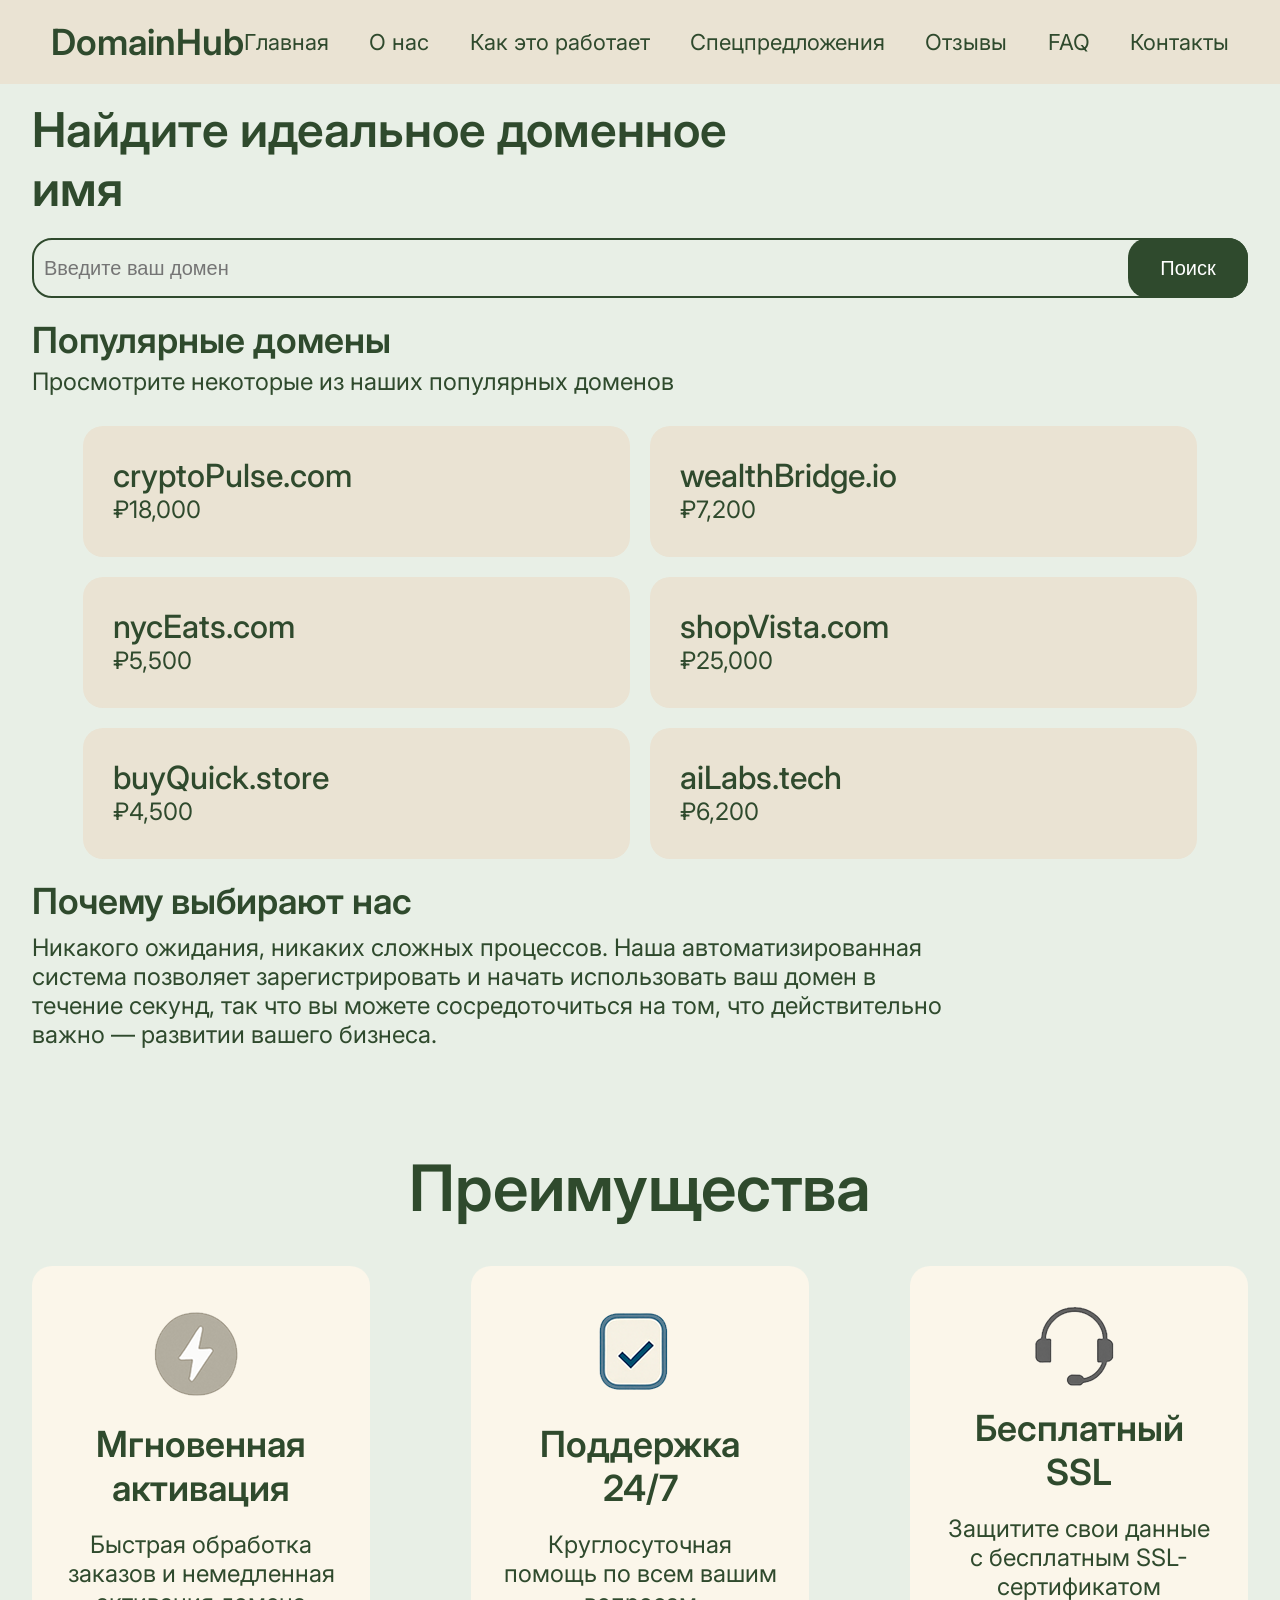
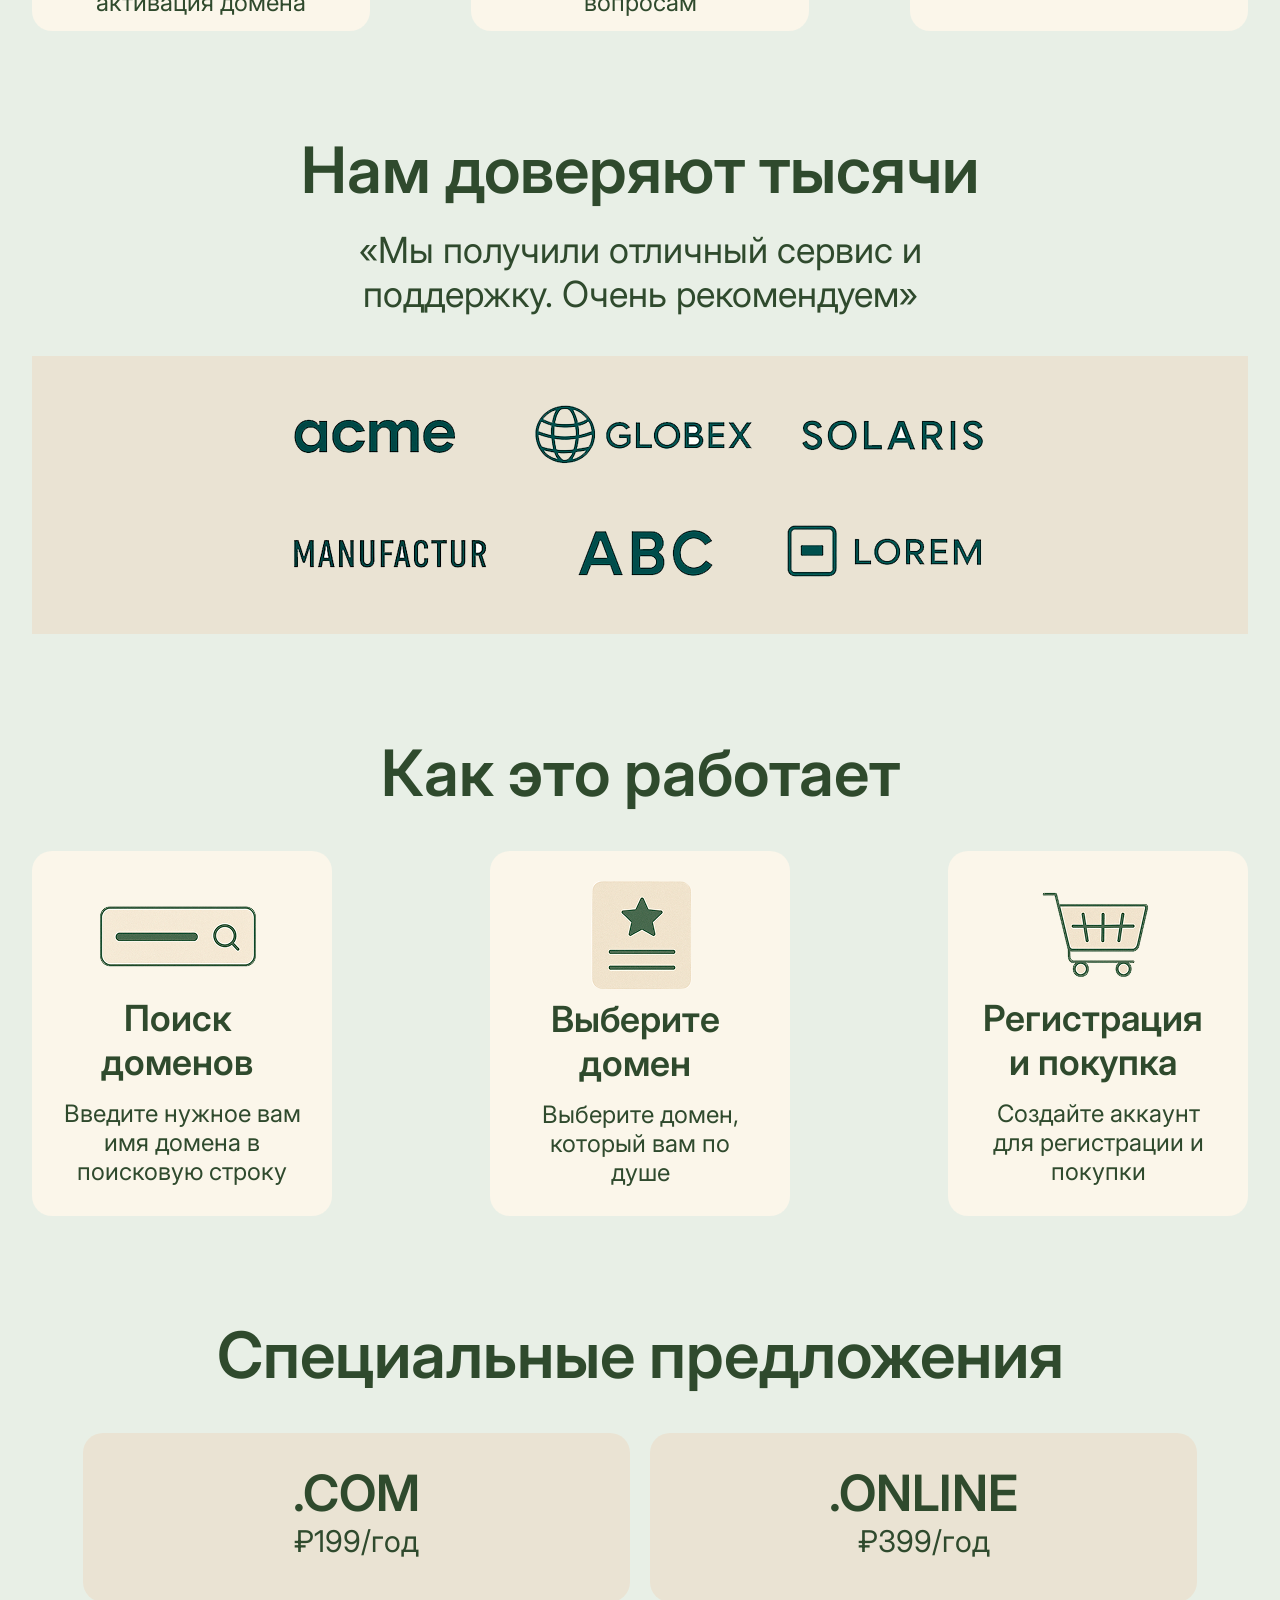
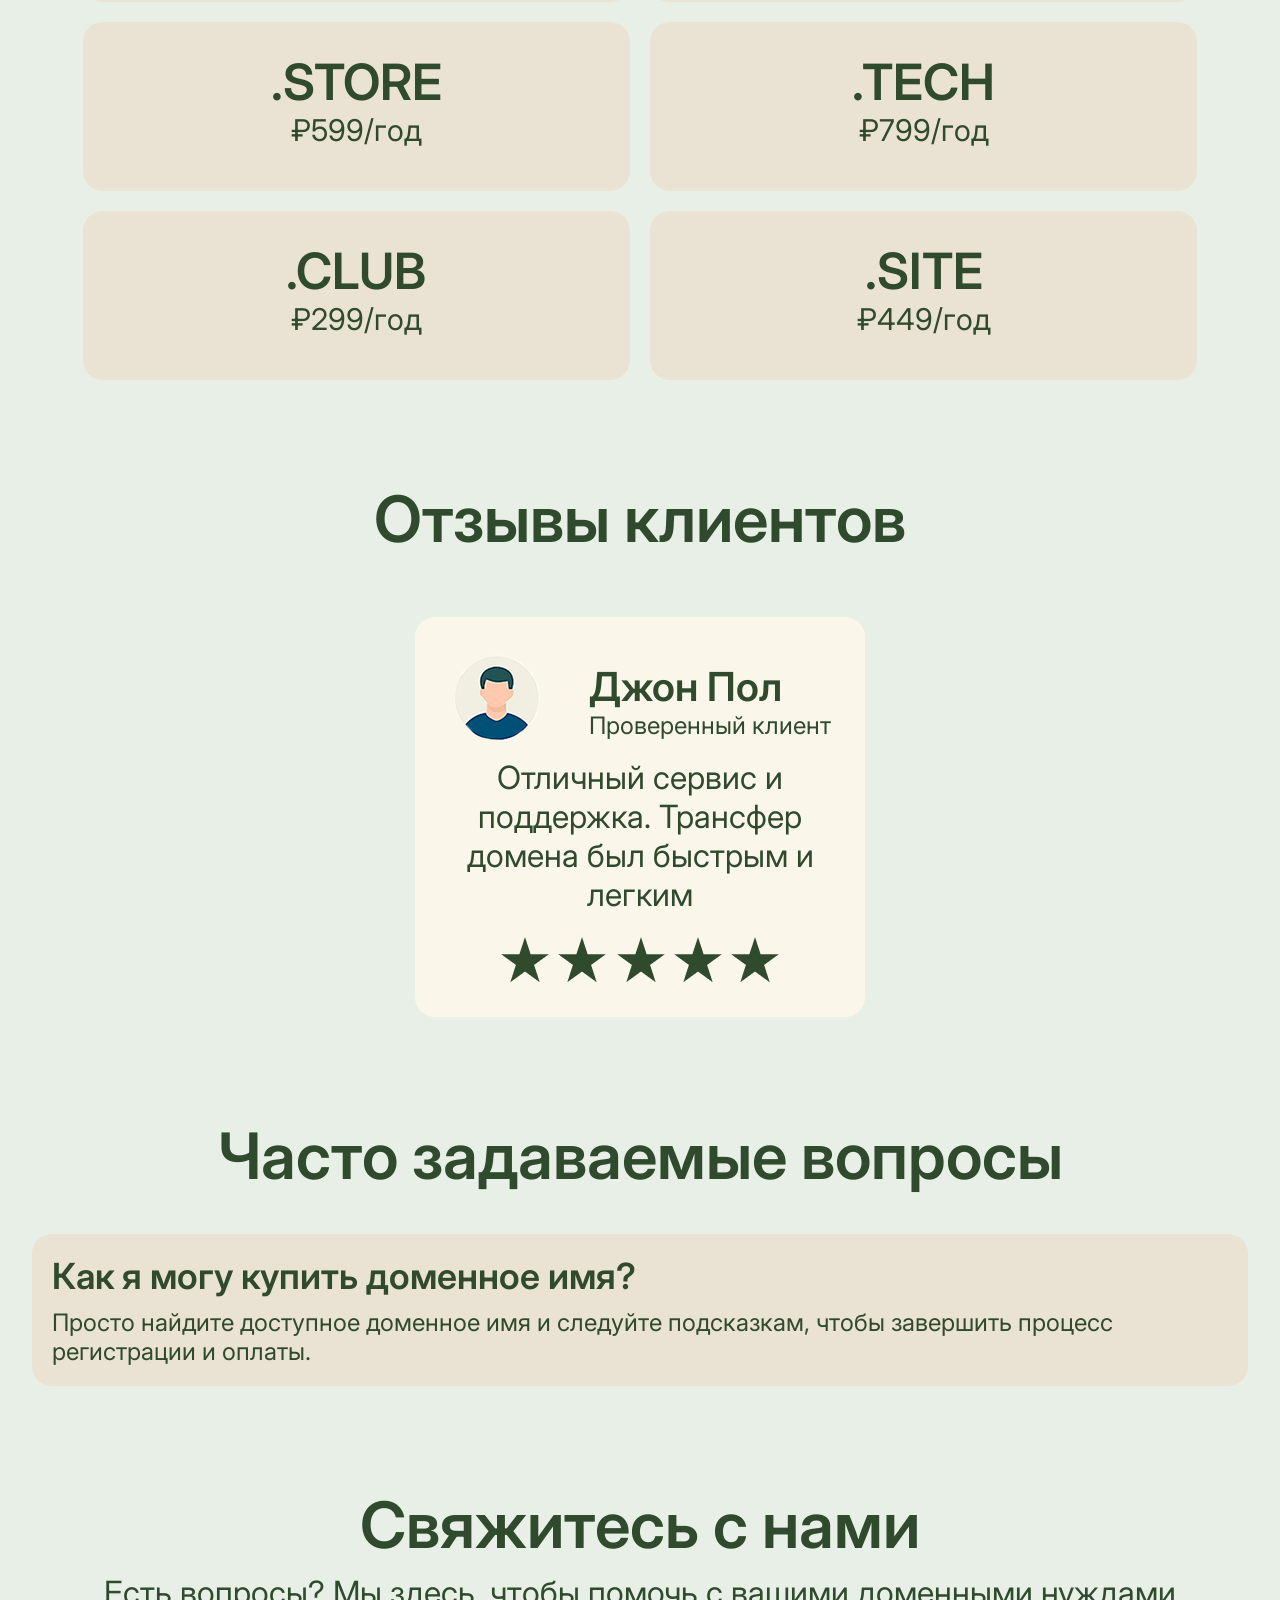
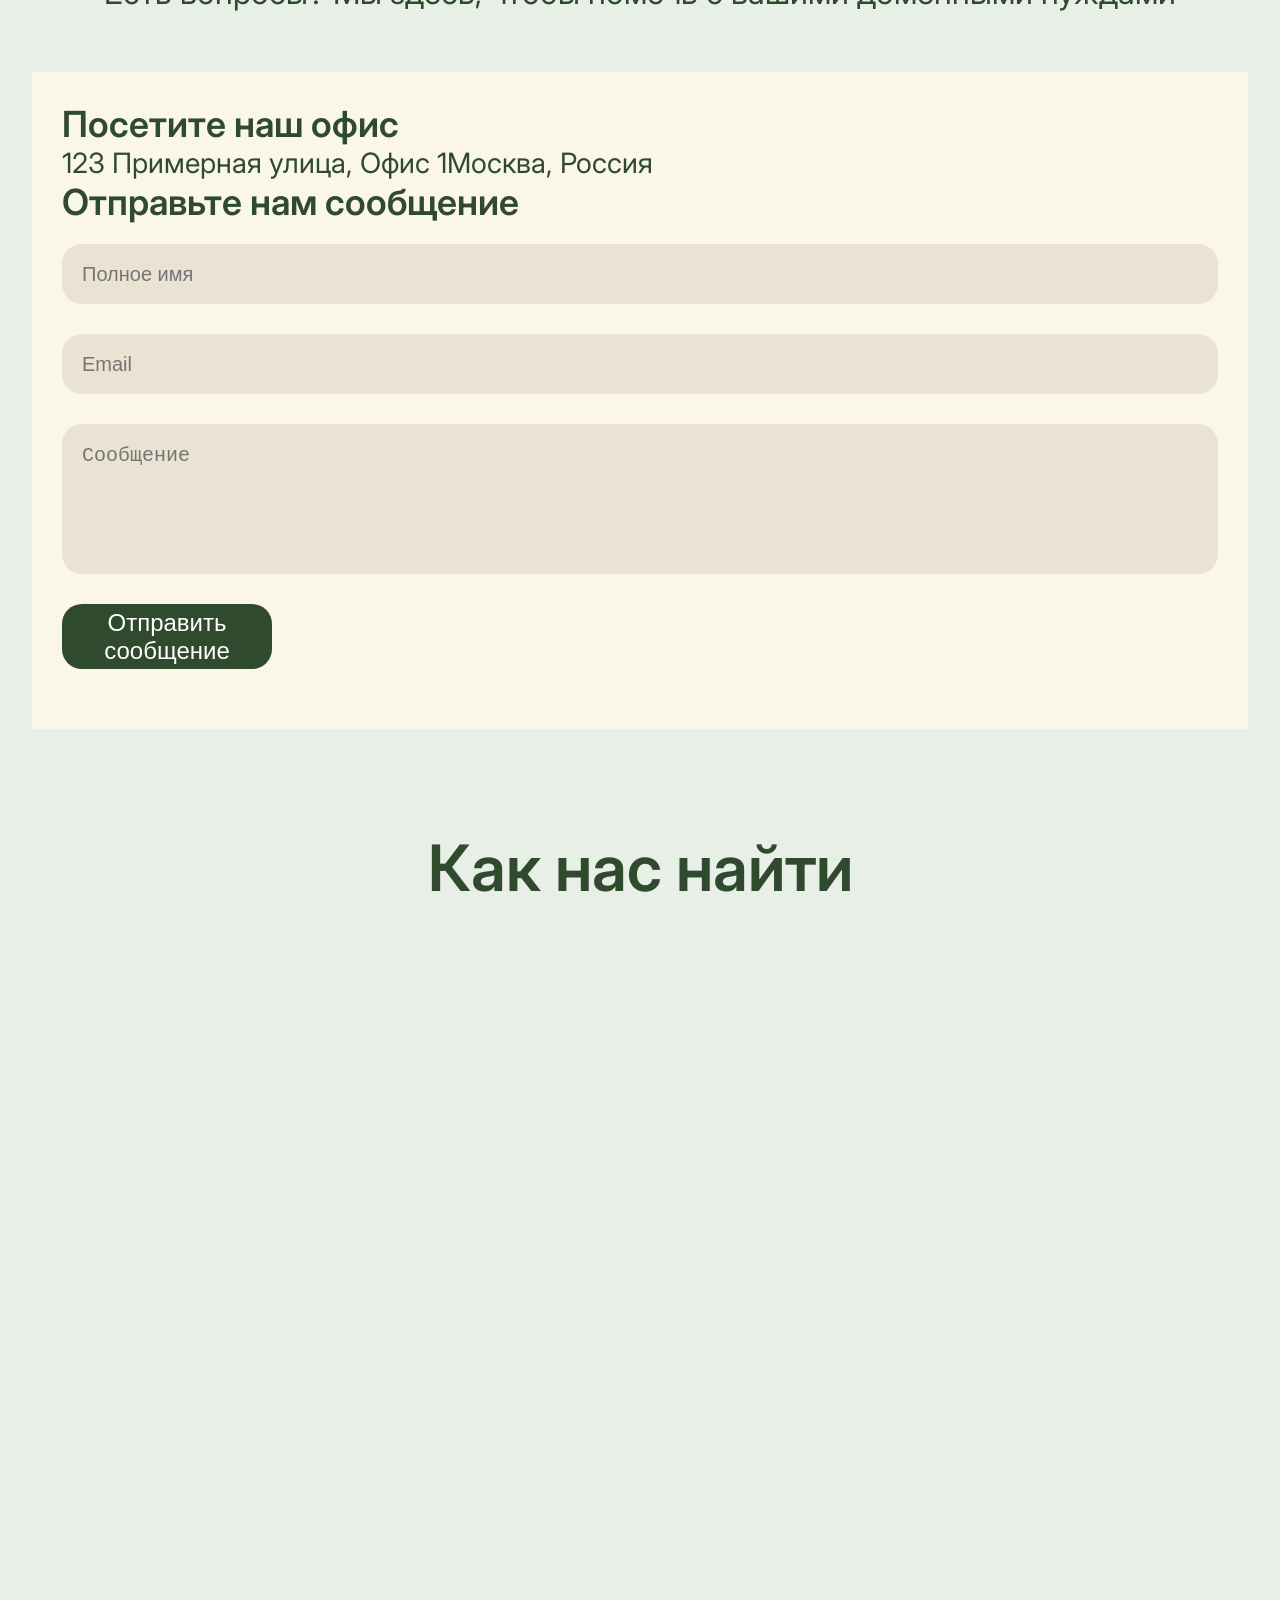
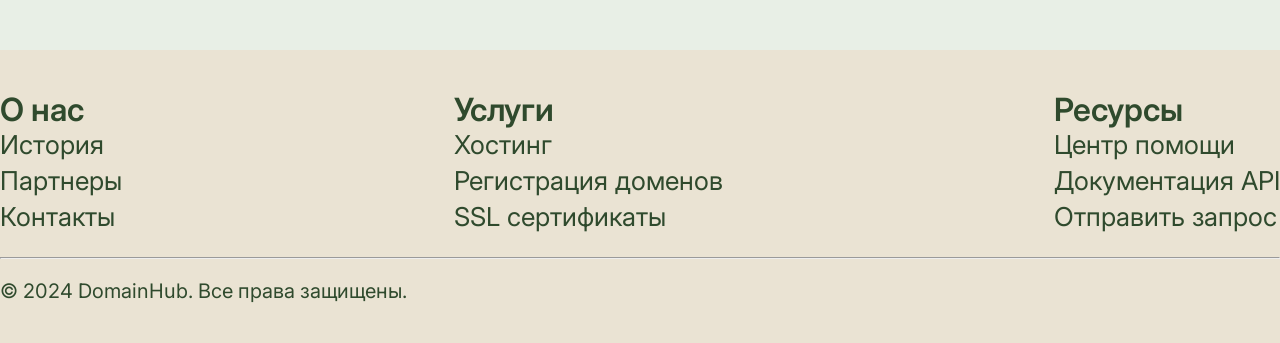
<file: index.html>
<!DOCTYPE html>
<html lang="ru">
	<head>
		<!-- ======== МЕТА-ДАННЫЕ ======== -->
		<!-- Кодировка документа -->
		<meta charset="UTF-8" />
		<!-- Язык содержимого -->
		<meta http-equiv="Content-Language" content="ru" />
		<!-- Адаптация под мобильные устройства -->
		<meta name="viewport" content="width=device-width, initial-scale=1.0" />
		<!-- Описание для поисковых систем (SEO) -->
		<meta
			name="description"
			content="Покупайте домены по самым низким ценам с БЕСПЛАТНЫM SSL и круглосуточной поддержкой! Мгновенная регистрация, легкий трансфер и надежный хостинг. Найдите свой идеальный .COM, .NET или .IO уже сегодня!"
		/>
		<!-- Ключевые слова для поиска (SEO) -->
		<meta
			name="keywords"
			content="регистрация домена, купить доменное имя, дешевые домены, регистрация домена, бесплатный SSL сертификат, веб-хостинг, трансфер домена, домены .com, домен .net, домен .io, бизнес домен, домены для сайта, поиск домена, проверка домена, WHOIS приватность, управление доменом"
		/>

		<!-- ======== ПОДКЛЮЧЕНИЕ СТИЛЕЙ ======== -->
		<!-- Основные стили сайта -->
		<link rel="stylesheet" href="assets/css/style.css" />
		<!-- Стили для адаптивности (медиа-запросы) -->
		<link rel="stylesheet" href="assets/css/media.css" />
		<!-- Стили для анимаций -->
		<link rel="stylesheet" href="assets/css/animations.css" />

		<!-- ======== ПОДКЛЮЧЕНИЕ ШРИФТОВ ======== -->
		<!-- Предзагрузка для оптимизации -->
		<link rel="preconnect" href="https://fonts.googleapis.com" />
		<link rel="preconnect" href="https://fonts.gstatic.com" crossorigin />
		<!-- Подключение шрифта Inter с разными начертаниями -->
		<link
			href="https://fonts.googleapis.com/css2?family=Inter:ital,opsz,wght@0,14..32,100..900;1,14..32,100..900&display=swap"
			rel="stylesheet"
		/>

		<!-- Заголовок страницы (отображается во вкладке браузера) -->
		<title>DomainHub</title>
	</head>
	<body>
		<!-- ======== ШАПКА САЙТА (HEADER) ======== -->
		<!-- Содержит логотип и навигационное меню. Фиксируется вверху страницы -->
		<header>
			<nav class="navbar">
				<div class="navbar__container">
					<!-- Логотип сайта. Должен вести на главную (TODO: добавить ссылку) -->
					<div class="navbar__logo">
						<h1>DomainHub</h1>
					</div>
					<!-- Навигационное меню со ссылками на секции страницы -->
					<ul class="navbar__btns">
						<li><a href="#main">Главная</a></li>
						<li><a href="#about">О нас</a></li>
						<li><a href="#how-it-work">Как это работает</a></li>
						<li><a href="#special">Спецпредложения</a></li>
						<li><a href="#reviews">Отзывы</a></li>
						<li class="contact">
							<a href="#FAQ">FAQ</a>
						</li>
						<li class="contact">
							<a href="#contact-with">Контакты</a>
						</li>
					</ul>
				</div>
			</nav>
		</header>

		<!-- ======== ОСНОВНОЕ СОДЕРЖИМОЕ (MAIN) ======== -->
		<main>
			<!-- Секция 1: Главная (поиск домена) -->
			<section id="main">
				<div class="main__container">
					<div class="main__title">
						<h1>Найдите идеальное доменное имя</h1>
					</div>
					<!-- Блок поиска домена -->
					<div class="main__search-bar">
						<input type="text" placeholder="Введите ваш домен" />
						<button>Поиск</button>
					</div>
					<!-- Блок популярных доменов -->
					<div class="main__popular-domain">
						<div class="main__popular-domain__title">
							<h1>Популярные домены</h1>
							<p>Просмотрите некоторые из наших популярных доменов</p>
						</div>
						<!-- Сетка карточек популярных доменов -->
						<div class="main__popular-domain__cards">
							<div class="main__popular-domain__item">
								<h3>cryptoPulse.com</h3>
								<p>₽18,000</p>
							</div>
							<div class="main__popular-domain__item">
								<h3>wealthBridge.io</h3>
								<p>₽7,200</p>
							</div>
							<div class="main__popular-domain__item">
								<h3>nycEats.com</h3>
								<p>₽5,500</p>
							</div>
							<div class="main__popular-domain__item">
								<h3>shopVista.com</h3>
								<p>₽25,000</p>
							</div>
							<div class="main__popular-domain__item">
								<h3>buyQuick.store</h3>
								<p>₽4,500</p>
							</div>
							<div class="main__popular-domain__item">
								<h3>aiLabs.tech</h3>
								<p>₽6,200</p>
							</div>
						</div>
					</div>
					<!-- Блок с преимуществами (почему выбирают нас) -->
					<div class="main__choose">
						<h1>Почему выбирают нас</h1>
						<p>
							Никакого ожидания, никаких сложных процессов. Наша
							автоматизированная система позволяет зарегистрировать и начать
							использовать ваш домен в течение секунд, так что вы можете
							сосредоточиться на том, что действительно важно — развитии вашего
							бизнеса.
						</p>
					</div>
				</div>
			</section>

			<!-- Секция 2: О нас (преимущества в карточках) -->
			<section id="about">
				<div class="about__container">
					<div class="about__title">
						<h1>Преимущества</h1>
					</div>
					<!-- Карточки преимуществ -->
					<div class="about__cards">
						<div class="about__items">
							<div class="about__items__img">
								<img src="assets/img/power.png" alt="Мгновенная активация" />
							</div>
							<div class="about__items__desc">
								<h1>Мгновенная активация</h1>
								<p>Быстрая обработка заказов и немедленная активация домена</p>
							</div>
						</div>
						<div class="about__items">
							<div class="about__items__img">
								<img src="assets/img/mark.png" alt="Поддержка 24/7" />
							</div>
							<div class="about__items__desc">
								<h1>Поддержка 24/7</h1>
								<p>Круглосуточная помощь по всем вашим вопросам</p>
							</div>
						</div>
						<div class="about__items">
							<div class="about__items__img">
								<img src="assets/img/headphones.png" alt="Бесплатный SSL" />
							</div>
							<div class="about__items__desc">
								<h1>Бесплатный SSL</h1>
								<p>Защитите свои данные с бесплатным SSL-сертификатом</p>
							</div>
						</div>
					</div>
				</div>
			</section>

			<!-- Секция 3: Нам доверяют (блок с логотипами компаний) -->
			<section id="trusted">
				<div class="trusted__container">
					<div class="trusted__title">
						<h1>Нам доверяют тысячи</h1>
						<p>«Мы получили отличный сервис и поддержку. Очень рекомендуем»</p>
					</div>
					<div class="trusted__company">
						<img src="assets/img/comp.png" alt="Компании, которые нам доверяют" />
					</div>
				</div>
			</section>

			<!-- Секция 4: Как это работает (пошаговая инструкция) -->
			<section id="how-it-work">
				<div class="work__container">
					<div class="work__title">
						<h1>Как это работает</h1>
					</div>
					<!-- Карточки шагов -->
					<div class="work__cards">
						<div class="work__item">
							<div class="work__item__img">
								<img src="assets/img/bar.png" alt="Шаг 1: Поиск" />
							</div>
							<div class="work__item__desc">
								<h1>Поиск доменов</h1>
								<p>Введите нужное вам имя домена в поисковую строку</p>
							</div>
						</div>
						<div class="work__item">
							<div class="work__item__img">
								<img src="assets/img/blank.png" alt="Шаг 2: Выбор" />
							</div>
							<div class="work__item__desc">
								<h1>Выберите домен</h1>
								<p>Выберите домен, который вам по душе</p>
							</div>
						</div>
						<div class="work__item">
							<div class="work__item__img">
								<img src="assets/img/shop.png" alt="Шаг 3: Покупка" />
							</div>
							<div class="work__item__desc">
								<h1>Регистрация и покупка</h1>
								<p>Создайте аккаунт для регистрации и покупки</p>
							</div>
						</div>
					</div>
				</div>
			</section>

			<!-- Секция 5: Специальные предложения (цены на домены) -->
			<section id="special">
				<div class="special__container">
					<div class="special__title">
						<h1>Специальные предложения</h1>
					</div>
					<!-- Сетка карточек с ценами -->
					<div class="special__cards">
						<div class="special__item">
							<h1>.COM</h1>
							<p>₽199/год</p>
						</div>
						<div class="special__item">
							<h1>.ONLINE</h1>
							<p>₽399/год</p>
						</div>
						<div class="special__item">
							<h1>.STORE</h1>
							<p>₽599/год</p>
						</div>
						<div class="special__item">
							<h1>.TECH</h1>
							<p>₽799/год</p>
						</div>
						<div class="special__item">
							<h1>.CLUB</h1>
							<p>₽299/год</p>
						</div>
						<div class="special__item">
							<h1>.SITE</h1>
							<p>₽449/год</p>
						</div>
					</div>
				</div>
			</section>

			<!-- Секция 6: Отзывы клиентов -->
			<section id="reviews">
				<div class="reviews__container">
					<div class="reviews__title">
						<h1>Отзывы клиентов</h1>
					</div>
					<!-- Карточки отзывов -->
					<div class="reviews__cards">
						<div class="reviews__item">
							<div class="reviews__item__person">
								<div class="reviews__item__img">
									<img src="assets/img/man.png" alt="Джон Пол" />
								</div>
								<div class="reviews__item__abt">
									<h3>Джон Пол</h3>
									<p>Проверенный клиент</p>
								</div>
							</div>
							<div class="reviews__item__desc">
								<p>
									Отличный сервис и поддержка. Трансфер домена был быстрым и
									легким
								</p>
							</div>
							<div class="reviews__item__mark">
								<img src="assets/img/star.png" alt="Рейтинг 5 звезд" />
							</div>
						</div>
						<!-- Остальные отзывы аналогично... (сокращено для примера) -->
					</div>
				</div>
			</section>

			<!-- Секция 7: Часто задаваемые вопросы (FAQ) -->
			<section id="FAQ">
				<div class="faq__container">
					<div class="faq__title">
						<h1>Часто задаваемые вопросы</h1>
					</div>
					<div class="faq__cards">
						<div class="faq__item">
							<h2>Как я могу купить доменное имя?</h2>
							<p>
								Просто найдите доступное доменное имя и следуйте подсказкам,
								чтобы завершить процесс регистрации и оплаты.
							</p>
						</div>
						<!-- Остальные вопросы аналогично... -->
					</div>
				</div>
			</section>

			<!-- Секция 8: Контакты и форма обратной связи -->
			<section id="contact-with">
				<div class="contact__container">
					<div class="contact__title">
						<h1>Свяжитесь с нами</h1>
						<p>
							Есть вопросы? Мы здесь, чтобы помочь с вашими доменными нуждами
						</p>
					</div>
					<div class="contact__form">
						<!-- Информация для связи (адрес, телефон, email) -->
						<div class="contact__form__info">
							<div class="contact__form__address text-form">
								<h1>Посетите наш офис</h1>
								<p>123 Примерная улица, Офис 1Москва, Россия</p>
							</div>
							<!-- ... остальная контактная информация ... -->
						</div>
						<!-- Форма обратной связи (обрабатывается JS) -->
						<div class="contact__form__form">
							<h1>Отправьте нам сообщение</h1>
							<form id="contactForm">
								<input type="text" id="name" placeholder="Полное имя" />
								<input type="email" id="email" placeholder="Email" />
								<textarea
									rows="30"
									id="message"
									placeholder="Сообщение"
								></textarea>
								<button class="form-btn">Отправить сообщение</button>
							</form>
						</div>
					</div>
				</div>
			</section>

			<!-- Секция 9: Карта (как нас найти) -->
			<section id="map">
				<div class="map__container">
					<div class="map__title">
						<h1>Как нас найти</h1>
					</div>
					<div class="map__mapping">
						<!-- Интерактивная карта от Google Maps -->
						<iframe
							src="https://www.google.com/maps/embed?pb=!1m18!1m12!1m3!1d21653.354262080495!2d39.665319274316396!3d47.28171910000001!2m3!1f0!2f0!3f0!3m2!1i1024!2i768!4f13.1!3m3!1m2!1s0x40e3b7f8a45ba07d%3A0xfff4b070e2e8bdc6!2z0KHRgtC40LzRg9C7INCi0YDQtdC90LDQttC10YDQvdGL0Lkg0LfQsNC7!5e0!3m2!1sru!2sru!4v1750103110222!5m2!1sru!2sru"
							width="100%"
							height="600"
							style="border: 0; border-radius: 20px"
							allowfullscreen=""
							loading="lazy"
							referrerpolicy="no-referrer-when-downgrade"
						></iframe>
					</div>
				</div>
			</section>
		</main>

		<!-- ======== ПОДВАЛ (FOOTER) ======== -->
		<footer>
			<div class="footer__container">
				<div class="footer__content">
					<div class="footer__abt">
						<h2>О нас</h2>
						<ul>
							<li>История</li>
							<li>Партнеры</li>
							<li>Контакты</li>
						</ul>
					</div>
					<div class="footer__serv">
						<h2>Услуги</h2>
						<ul>
							<li>Хостинг</li>
							<li>Регистрация доменов</li>
							<li>SSL сертификаты</li>
						</ul>
					</div>
					<div class="footer__res">
						<h2>Ресурсы</h2>
						<ul>
							<li>Центр помощи</li>
							<li>Документация API</li>
							<li>Отправить запрос</li>
						</ul>
					</div>
				</div>
				<hr />
				<div class="footer__cop">
					<p>© 2024 DomainHub. Все права защищены.</p>
				</div>
			</div>
		</footer>

		<!-- ======== ПОДКЛЮЧЕНИЕ СКРИПТОВ ======== -->
		<!-- Скрипт для обработки формы обратной связи -->
		<script src="assets/js/form.js"></script>
	</body>
</html>
</file>
<file: assets/css/style.css>
:root {
	--main-color: #2f4a2d;
	--background: #e8efe6;
	--bg-card: #eae3d3;
	--bg-light-card: #fbf6ea;
	--hover-color: #4a6f3d;
	--transition: all 0.3s ease;
}

html {
	color: var(--main-color);
	font-family: 'Inter';
	scroll-behavior: smooth;
	font-weight: lighter;
}

::-webkit-scrollbar {
	width: 7px;
}

::-webkit-scrollbar-track {
	background: #b6b1a5;
}

::-webkit-scrollbar-thumb {
	border-radius: 5px;
	background: #f8cd60;
}

::-webkit-scrollbar-thumb:hover {
	background: #bea566;
}

ul,
ol {
	list-style: none;
}

a:not([class]) {
	text-decoration: none;
	color: var(--main-color);
}

h1,
h2,
h3,
h4,
h5,
h6 {
	font-weight: 600;
}

p {
	font-weight: 400;
}

*,
*::before,
*::after {
	margin: 0;
	padding: 0;
	box-sizing: border-box;
	outline-offset: 5px;
}

body {
	background: var(--background);
	color: var(--main-color);
}

@keyframes fadeIn {
	from {
		opacity: 0;
		transform: translateY(20px);
	}
	to {
		opacity: 1;
		transform: translateY(0);
	}
}

[class*='__item'] {
	transition: var(--transition);
}

section {
	scroll-margin-top: 100px;
	margin: 100px 0;
	animation: fadeIn 0.6s ease-out forwards;
}

main {
	width: 1280px;
	margin: auto;
	margin-top: 100px;
}

header {
	margin: 0;
	padding: 20px;
	position: fixed;
	top: 0;
	width: 100%;
	display: flex;
	justify-content: center;
	background-color: var(--bg-card);
	z-index: 5;
}

.navbar {
	width: 1280px;
}

.navbar__container {
	display: flex;
	justify-content: space-between;
	align-items: center;
}

.navbar__btns {
	width: 1000px;
	display: flex;
	justify-content: space-between;
	font-size: 22px;
	color: var(--main-color);
	font-weight: 400;
}

.navbar__logo h1 {
	font-size: 36px;
}

.main__title {
	width: 697px;
	margin-bottom: 20px;
}

.main__title h1 {
	font-size: 64px;
	width: 700px;
}

.main__search-bar {
	position: relative;
	margin-bottom: 20px;
}

.main__search-bar input {
	width: 950px;
	height: 60px;
	border-radius: 20px;
	border: 2px solid #2f4a2d;
	background: none;
	font-size: 20px;
	padding-left: 10px;
}

.main__search-bar input:focus {
	outline: none;
	box-shadow: none;
}

.main__search-bar button {
	position: absolute;
	height: 60px;
	width: 100px;
	background-color: var(--main-color);
	color: white;
	border: none;
	font-size: 20px;
	border-radius: 0 20px 20px 0;
	right: 25%;
	cursor: pointer;
}

.main__popular-domain__title {
	margin-bottom: 30px;
}

.main__popular-domain__title h1 {
	font-size: 36px;
	margin-bottom: 5px;
}

.main__popular-domain__title p {
	font-size: 24px;
}

.main__popular-domain__cards {
	display: flex;
	justify-content: space-between;
	flex-wrap: wrap;
	row-gap: 40px;
	margin-bottom: 20px;
}

.main__popular-domain__item {
	padding: 30px;
	width: 336px;
	height: 131px;
	background-color: var(--bg-card);
	border-radius: 20px;
}

.main__popular-domain__item h3 {
	font-size: 32px;
	font-weight: 500;
}

.main__popular-domain__item p {
	font-size: 24px;
	font-weight: 500px;
}

.main__choose h1 {
	font-size: 36px;
	margin-bottom: 10px;
}

.main__choose p {
	font-size: 24px;
	width: 915px;
}

.about__title h1 {
	text-align: center;
	font-size: 64px;
	margin-bottom: 40px;
}

.about__cards {
	display: flex;
	justify-content: space-between;
	flex-wrap: wrap;
}

.about__items {
	width: 338px;
	height: 365px;
	background-color: var(--bg-light-card);
	padding: 30px;
	border-radius: 20px;
	text-align: center;
	display: flex;
	flex-direction: column;
	justify-content: space-between;
}

.about__items__desc h1 {
	font-size: 36px;
	margin-bottom: 20px;
}

.about__items__desc p {
	font-size: 24px;
}

.trusted__title {
	display: flex;
	justify-self: center;
	align-items: center;
	flex-direction: column;
	margin-bottom: 40px;
}

.trusted__title h1 {
	font-size: 64px;
	margin-bottom: 20px;
}

.trusted__title p {
	font-size: 36px;
	text-align: center;
	width: 600px;
}

.trusted__company {
	background-color: var(--bg-card);
	padding: 30px;
	display: flex;
	justify-content: center;
}

.work__title h1 {
	text-align: center;
	font-size: 64px;
	margin-bottom: 40px;
}

.work__cards {
	display: flex;
	justify-content: space-between;
	flex-wrap: wrap;
}

.work__item {
	width: 300px;
	height: 365px;
	background-color: var(--bg-light-card);
	padding: 30px;
	border-radius: 20px;
	text-align: center;
	display: flex;
	flex-direction: column;
	justify-content: space-between;
}

.work__item__desc h1 {
	font-size: 36px;
	margin-bottom: 15px;
	width: 230px;
}

.work__item__desc p {
	font-size: 24px;
}

.special__title h1 {
	font-size: 64px;
	margin-bottom: 40px;
	text-align: center;
}

.special__cards {
	display: flex;
	flex-wrap: wrap;
	justify-content: space-between;
	row-gap: 40px;
}

.special__item {
	text-align: center;
	background-color: var(--bg-card);
	border-radius: 20px;
	padding: 30px;
	width: 336px;
	height: 169px;
}

.special__item h1 {
	font-size: 50px;
}

.special__item p {
	font-size: 30px;
}

.reviews__title h1 {
	font-size: 64px;
	margin-bottom: 60px;
	text-align: center;
}

.reviews__cards {
	display: flex;
	gap: 200px;
	flex-wrap: wrap;
	justify-content: center;
	row-gap: 80px;
}

.reviews__item {
	padding: 30px;
	border-radius: 20px;
	background-color: var(--bg-light-card);
	width: 450px;
	height: 400px;
	display: flex;
	flex-direction: column;
	justify-content: space-between;
}

.reviews__item__person {
	display: flex;
	gap: 40px;
	align-items: center;
}

.reviews__item__abt h3 {
	font-size: 40px;
}

.reviews__item__abt p {
	font-size: 24px;
}

.reviews__item__desc p {
	font-size: 32px;
	text-align: center;
	margin-bottom: 20px;
}

.reviews__item__mark {
	display: flex;
	justify-content: center;
}

.faq__title h1 {
	font-size: 64px;
	margin-bottom: 40px;
	text-align: center;
}

.faq__cards {
	display: flex;
	gap: 40px;
	flex-direction: column;
	align-items: center;
}

.faq__item {
	background-color: var(--bg-card);
	border-radius: 20px;
	padding: 10px 50px;
	width: 953px;
	height: 200px;
	display: flex;
	justify-content: center;
	flex-direction: column;
	row-gap: 10px;
}

.faq__item h2 {
	font-size: 36px;
}

.faq__item p {
	font-size: 24px;
}

.contact__title h1 {
	font-size: 64px;
	margin-bottom: 10px;
	text-align: center;
}

.contact__title p {
	font-size: 32px;
	text-align: center;
	margin-bottom: 60px;
}

.contact__form {
	padding: 50px 100px;
	background-color: var(--bg-light-card);
	display: flex;
	justify-content: space-between;
}

.contact__form__info {
	display: flex;
	flex-direction: column;
	gap: 40px;
}

.text-form h1 {
	font-size: 36px;
}

.text-form p {
	font-size: 28px;
	width: 480px;
}

.contact__form__response {
	border-radius: 20px;
	background-color: var(--bg-card);
	width: 405px;
	height: 130px;
	display: flex;
	justify-content: center;
	align-items: center;
}

.contact__form__response p {
	font-size: 32px;
	width: 342px;
}

.contact__form__form h1 {
	font-size: 36px;
	margin-bottom: 20px;
}

form {
	display: flex;
	flex-direction: column;
	gap: 30px;
	margin-bottom: 30px;
}

form input,
textarea {
	width: 400px;
	height: 60px;
	border-radius: 20px;
	border: none;
	background-color: var(--bg-card);
	resize: none;
	padding: 20px;
	font-size: 20px;
}

textarea {
	height: 150px;
}

.form-btn {
	color: white;
	width: 210px;
	height: 65px;
	border: none;
	background-color: var(--main-color);
	font-size: 24px;
	border-radius: 20px;
}

.map__title h1 {
	font-size: 64px;
	margin-bottom: 40px;
	text-align: center;
}

footer {
	width: 100%;
	display: flex;
	justify-content: center;
	background-color: var(--bg-card);
	padding: 40px 0;
}

.footer__container {
	width: 1280px;
	display: flex;
	flex-direction: column;
	gap: 20px;
}

.footer__content {
	display: flex;
	justify-content: space-between;
}

hr {
	color: var(--main-color);
	height: 2px;
}

.footer__content h2 {
	font-size: 32px;
}

.footer__content li {
	font-size: 26px;
	font-weight: 400;
	margin-bottom: 5px;
}

.footer__cop p {
	font-size: 20px;
}

a:hover {
	color: #4a6f3d;
}

.main__search-bar button:hover {
	background-color: #4a6f3d;
	transform: scale(1.05);
}

.main__popular-domain__item:hover,
.about__items:hover,
.work__item:hover,
.special__item:hover,
.reviews__item:hover,
.faq__item:hover {
	transform: translateY(-5px);
	box-shadow: 0 10px 20px rgba(47, 74, 45, 0.1);
}

.form-btn:hover {
	background-color: #4a6f3d;
	transform: scale(1.05);
}
</file>
<file: assets/css/media.css>
@media screen and (max-width: 1280px) {
	main {
		width: 95%;
		margin: 100px auto;
	}

	.navbar {
		width: 95%;
	}

	.main__title h1 {
		font-size: 48px;
		width: 100%;
	}

	.main__search-bar input {
		width: 100%;
	}

	.main__search-bar button {
		right: 0;
		border-radius: 20px;
		width: 120px;
	}

	.main__popular-domain__cards,
	.special__cards {
		justify-content: center;
		gap: 20px;
	}

	.main__popular-domain__item,
	.special__item {
		width: 45%;
	}

	.faq__item {
		width: 100%;
		height: auto;
		padding: 20px;
	}

	.contact__form {
		flex-direction: column;
		padding: 30px;
	}

	.text-form p {
		width: 100%;
	}

	form input,
	textarea {
		width: 100%;
	}
}

@media screen and (max-width: 768px) {
	.navbar__btns {
		display: none;
	}

	.main__title {
		width: 100%;
	}

	.main__choose p {
		width: 100%;
	}

	.about__items,
	.work__item,
	.reviews__item {
		width: 100%;
		margin-bottom: 20px;
	}

	.reviews__cards {
		gap: 20px;
	}

	.special__item,
	.main__popular-domain__item {
		width: 100%;
	}

	.contact__form__response {
		width: 100%;
	}
}

@media (prefers-reduced-motion: reduce) {
	* {
		animation: none !important;
		transition: none !important;
	}
}
</file>
<file: assets/css/animations.css>
@keyframes pulse {
	0% {
		transform: scale(1);
	}
	50% {
		transform: scale(1.03);
	}
	100% {
		transform: scale(1);
	}
}

.main__search-bar button,
.special__item {
	animation: pulse 4s infinite ease-in-out;
}

@keyframes float {
	0% {
		transform: translateY(0px);
	}
	50% {
		transform: translateY(-10px);
	}
	100% {
		transform: translateY(0px);
	}
}

.main__popular-domain__item,
.about__items,
.work__item,
.special__item,
.reviews__item {
	animation: float 6s ease-in-out infinite;
}

.about__items:nth-child(1) {
	animation-delay: 0.5s;
}
.about__items:nth-child(2) {
	animation-delay: 1s;
}
.about__items:nth-child(3) {
	animation-delay: 1.5s;
}

@keyframes slideIn {
	from {
		opacity: 0;
		transform: translateX(-30px);
	}
	to {
		opacity: 1;
		transform: translateX(0);
	}
}

.special__item {
	animation: slideIn 0.5s ease-out forwards;
}

.special__item:nth-child(1) {
	animation-delay: 0.1s;
}
.special__item:nth-child(2) {
	animation-delay: 0.3s;
}
.special__item:nth-child(3) {
	animation-delay: 0.5s;
}
.special__item:nth-child(4) {
	animation-delay: 0.7s;
}
.special__item:nth-child(5) {
	animation-delay: 0.9s;
}
.special__item:nth-child(6) {
	animation-delay: 1.1s;
}

@keyframes rotate {
	0% {
		transform: rotate(0deg);
	}
	100% {
		transform: rotate(360deg);
	}
}

.about__items__img img {
	animation: rotate 20s linear infinite;
	transform-origin: center;
}

.about__items:hover .about__items__img img {
	animation-play-state: paused;
}
</file>
